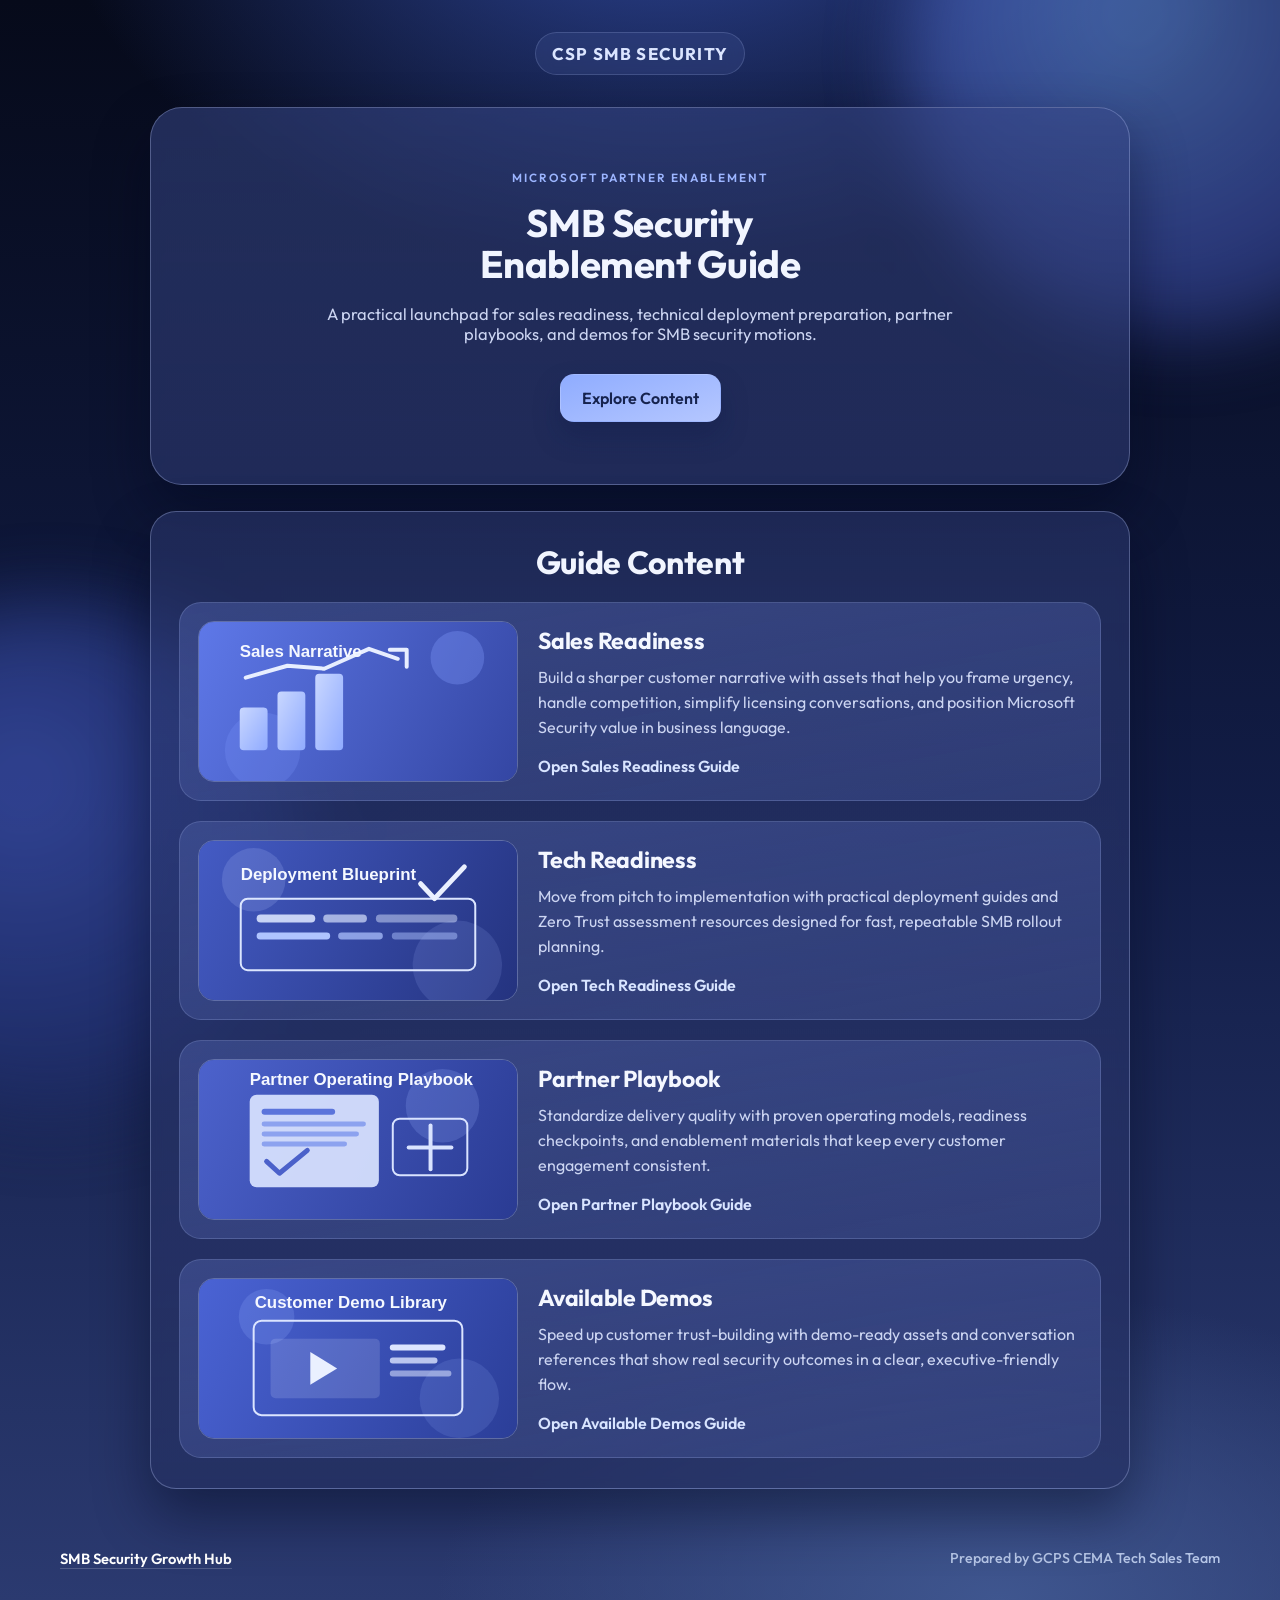
<file: index.html>
<!doctype html>
<html lang="en">
  <head>
    <meta charset="UTF-8" />
    <meta name="viewport" content="width=device-width, initial-scale=1.0" />
    <title>CSP SMB Security Enablement Guide</title>
    <meta
      name="description"
      content="A polished, public-facing portal for SMB Security sales and technical readiness assets."
    />
    <link rel="preconnect" href="https://fonts.googleapis.com" />
    <link rel="preconnect" href="https://fonts.gstatic.com" crossorigin />
    <link
      href="https://fonts.googleapis.com/css2?family=Outfit:wght@300;400;500;600;700&display=swap"
      rel="stylesheet"
    />
    <link rel="stylesheet" href="styles.css" />
  </head>
  <body>
    <div class="bg-orb bg-orb-a"></div>
    <div class="bg-orb bg-orb-b"></div>

    <header class="topbar">
      <div class="brand">CSP SMB Security</div>
    </header>

    <main>
      <section class="hero reveal">
        <p class="eyebrow">Microsoft Partner Enablement</p>
        <h1>SMB Security<br />Enablement Guide</h1>
        <p class="hero-copy">
          A practical launchpad for sales readiness, technical deployment preparation,
          partner playbooks, and demos for SMB security motions.
        </p>
        <div class="hero-actions">
          <a class="btn btn-primary" href="#content">Explore Content</a>
        </div>
      </section>

      <section id="content" class="section reveal">
        <div class="section-head">
          <h2>Guide Content</h2>
        </div>

        <div class="track-grid">
          <article class="track-card">
            <img class="track-image" src="assets/images/sales-readiness.svg" alt="Illustration representing sales strategy and growth planning" />
            <div class="track-content">
              <h3>Sales Readiness</h3>
              <p>
                Build a sharper customer narrative with assets that help you frame urgency,
                handle competition, simplify licensing conversations, and position Microsoft
                Security value in business language.
              </p>
              <a href="guide.html?doc=Sales%20readiness.md">Open Sales Readiness Guide</a>
            </div>
          </article>

          <article class="track-card">
            <img class="track-image" src="assets/images/tech-readiness.svg" alt="Illustration of deployment workflow and technical checklist" />
            <div class="track-content">
              <h3>Tech Readiness</h3>
              <p>
                Move from pitch to implementation with practical deployment guides and Zero Trust
                assessment resources designed for fast, repeatable SMB rollout planning.
              </p>
              <a href="guide.html?doc=Tech%20readiness%20and%20deplyment%20guides.md">Open Tech Readiness Guide</a>
            </div>
          </article>

          <article class="track-card">
            <img class="track-image" src="assets/images/partner-playbook.svg" alt="Illustration of partner playbook and execution framework" />
            <div class="track-content">
              <h3>Partner Playbook</h3>
              <p>
                Standardize delivery quality with proven operating models, readiness checkpoints,
                and enablement materials that keep every customer engagement consistent.
              </p>
              <a href="guide.html?doc=Partner%20Playbook%20and%20Learning%20materials.md">Open Partner Playbook Guide</a>
            </div>
          </article>

          <article class="track-card">
            <img class="track-image" src="assets/images/available-demos.svg" alt="Illustration of demo library and customer presentation playback" />
            <div class="track-content">
              <h3>Available Demos</h3>
              <p>
                Speed up customer trust-building with demo-ready assets and conversation references
                that show real security outcomes in a clear, executive-friendly flow.
              </p>
              <a href="guide.html?doc=Avaliable%20demos.md">Open Available Demos Guide</a>
            </div>
          </article>
        </div>
      </section>

    </main>

    <footer class="footer">
      <div class="footer-flex">
        <div>
          <a class="footer-hub-link" href="https://microsoftpartners.microsoft.com/Microsoft-Security-Partners/Grow-SMB-Security/" target="_blank" rel="noopener noreferrer">
            SMB Security Growth Hub
          </a>
        </div>
        <div class="footer-credit">Prepared by GCPS CEMA Tech Sales Team</div>
      </div>
    </footer>

    <script src="script.js"></script>
  </body>
</html>
</file>
<file: styles.css>
.footer-hub-link {
  color: #fff;
  font-weight: 600;
  text-decoration: none;
  border-bottom: 1px solid rgba(255,255,255,0.18);
  transition: border-color 0.2s;
}
.footer-hub-link:hover {
  border-color: #fff;
}
:root {
  --bg-a: #060a1a;
  --bg-b: #121d47;
  --bg-c: #2b3a70;
  --surface: rgba(53, 67, 125, 0.45);
  --surface-strong: rgba(67, 83, 151, 0.66);
  --surface-soft: rgba(70, 86, 154, 0.4);
  --ink: #f1f5ff;
  --ink-soft: #ccd5f2;
  --line: rgba(196, 210, 255, 0.18);
  --line-strong: rgba(196, 210, 255, 0.3);
  --brand: #9cb5ff;
  --brand-strong: #ffffff;
  --shadow: 0 26px 55px rgba(2, 7, 28, 0.45);
}

* {
  box-sizing: border-box;
}

html,
body {
  margin: 0;
  padding: 0;
}

body {
  background:
    radial-gradient(850px 550px at 52% -8%, #3049a0 0%, rgba(48, 73, 160, 0) 72%),
    radial-gradient(760px 420px at 78% 100%, #3f568f 0%, rgba(63, 86, 143, 0) 74%),
    linear-gradient(180deg, var(--bg-a) 0%, var(--bg-b) 52%, var(--bg-c) 100%);
  color: var(--ink);
  font-family: "Outfit", "Segoe UI", sans-serif;
  min-height: 100vh;
  overflow-x: hidden;
}

.bg-orb {
  position: fixed;
  border-radius: 50%;
  filter: blur(36px);
  opacity: 0.55;
  z-index: -1;
  pointer-events: none;
}

.bg-orb-a {
  width: 560px;
  height: 560px;
  background: radial-gradient(circle at 42% 42%, #6ea3ff, #4458bb 56%, #1a2252 100%);
  top: -220px;
  right: -180px;
}

.bg-orb-b {
  width: 520px;
  height: 520px;
  background: radial-gradient(circle at 45% 35%, #4e66d8, #283983 58%, #11193f 100%);
  bottom: -220px;
  left: -210px;
}

.topbar {
  max-width: 1200px;
  margin: 0 auto;
  padding: 32px 20px 6px;
  display: flex;
  justify-content: center;
  align-items: center;
}

.brand {
  font-size: clamp(0.96rem, 1.5vw, 1.06rem);
  font-weight: 700;
  letter-spacing: 0.07em;
  text-transform: uppercase;
  color: #dbe5ff;
  padding: 10px 16px;
  border: 1px solid var(--line);
  border-radius: 999px;
  background: rgba(77, 95, 166, 0.22);
  backdrop-filter: blur(8px);
}

main {
  max-width: 1200px;
  margin: 0 auto;
  padding: 8px 20px 42px;
}

.hero {
  background: linear-gradient(180deg, rgba(55, 71, 135, 0.55) 0%, rgba(41, 53, 106, 0.68) 100%);
  border: 1px solid var(--line-strong);
  border-radius: 32px;
  padding: 62px 46px;
  box-shadow: var(--shadow);
  margin: 18px auto 0;
  max-width: 980px;
  text-align: center;
  backdrop-filter: blur(6px);
}

.eyebrow {
  margin: 0;
  text-transform: uppercase;
  letter-spacing: 0.16em;
  font-weight: 600;
  color: #9cb5ff;
  font-size: 0.74rem;
}

h1,
h2,
h3 {
  font-family: "Outfit", "Segoe UI", sans-serif;
}

h1 {
  font-size: clamp(1.5rem, 3vw, 2.4rem);
  line-height: 1.08;
  letter-spacing: -0.01em;
  margin: 18px auto 18px;
  max-width: 740px;
  text-align: center;
}

.hero-copy {
  margin: 0;
  max-width: 700px;
  color: var(--ink-soft);
  font-size: 1.03rem;
  margin-left: auto;
  margin-right: auto;
}

.hero-actions {
  display: flex;
  justify-content: center;
  flex-wrap: wrap;
  gap: 14px;
  margin-top: 30px;
}

.btn {
  display: inline-block;
  padding: 13px 21px;
  border-radius: 14px;
  text-decoration: none;
  font-weight: 600;
  border: 1px solid transparent;
  transition: transform 0.2s ease, box-shadow 0.2s ease, border-color 0.2s ease;
}

.btn-primary {
  background: linear-gradient(160deg, #8facff 0%, #b5c7ff 100%);
  color: #16234e;
  box-shadow: 0 14px 26px rgba(15, 27, 73, 0.35);
}

.btn-primary:hover {
  transform: translateY(-2px);
  box-shadow: 0 20px 30px rgba(15, 27, 73, 0.48);
}

.btn-ghost {
  border-color: var(--line-strong);
  color: #e6ecff;
  background: rgba(88, 105, 177, 0.38);
}

.btn-ghost:hover {
  transform: translateY(-2px);
  border-color: rgba(207, 221, 255, 0.65);
}

.section {
  margin: 26px auto 0;
  max-width: 980px;
  background: linear-gradient(180deg, rgba(50, 64, 124, 0.48) 0%, rgba(36, 47, 97, 0.7) 100%);
  border: 1px solid var(--line-strong);
  border-radius: 26px;
  padding: 30px 28px;
  box-shadow: var(--shadow);
  backdrop-filter: blur(6px);
}

.section-head h2 {
  margin: 0;
  font-size: clamp(1.38rem, 2.5vw, 2rem);
  letter-spacing: -0.01em;
}

.section-head {
  text-align: center;
}

.track-grid {
  display: grid;
  gap: 20px;
  margin-top: 20px;
  grid-template-columns: 1fr;
}

.track-card {
  border: 1px solid var(--line);
  border-radius: 22px;
  padding: 18px;
  background: linear-gradient(170deg, var(--surface-strong) 0%, var(--surface-soft) 100%);
  transition: transform 0.25s ease, box-shadow 0.25s ease, border-color 0.25s ease;
  display: grid;
  grid-template-columns: 320px 1fr;
  gap: 20px;
  align-items: stretch;
}

.track-card:hover {
  transform: translateY(-4px);
  box-shadow: 0 16px 34px rgba(9, 14, 42, 0.44);
  border-color: var(--line-strong);
}

.track-image {
  width: 100%;
  height: 100%;
  max-height: 200px;
  object-fit: cover;
  border-radius: 16px;
  border: 1px solid var(--line-strong);
}

.track-content {
  display: flex;
  flex-direction: column;
  justify-content: center;
}

.track-card h3 {
  margin: 0 0 10px;
  font-size: 1.44rem;
  color: #f4f7ff;
  letter-spacing: -0.01em;
}

.track-card p {
  margin: 0 0 16px;
  color: var(--ink-soft);
  font-size: 1rem;
  line-height: 1.58;
  max-width: 62ch;
}

.track-card a {
  color: #d8e4ff;
  text-decoration: none;
  font-weight: 600;
  border-bottom: 1px solid transparent;
  width: fit-content;
}

.track-card a:hover {
  border-color: #d8e4ff;
}

.footer {
  max-width: 1200px;
  margin: 18px auto 34px;
  padding: 0 20px;
  color: #c8d3f3;
  font-size: 0.92rem;
}

.footer-flex {
  display: flex;
  justify-content: space-between;
  align-items: center;
  flex-wrap: wrap;
  gap: 12px;
}

.footer-credit {
  color: #b6c6e7;
  font-size: 0.97em;
  font-weight: 500;
  text-align: right;
}

.reveal {
  opacity: 0;
  transform: translateY(14px);
  transition: opacity 0.55s ease, transform 0.55s ease;
}

.reveal.is-visible {
  opacity: 1;
  transform: translateY(0);
}

.viewer-wrap {
  max-width: 960px;
  margin: 0 auto;
  padding: 28px 20px 52px;
}

.viewer-header {
  margin-bottom: 16px;
  text-align: center;
}

.viewer-header a {
  color: #cfe0ff;
  text-decoration: none;
  font-weight: 600;
}

.viewer-card {
  background: linear-gradient(180deg, rgba(49, 64, 121, 0.56) 0%, rgba(37, 48, 99, 0.78) 100%);
  border: 1px solid var(--line-strong);
  border-radius: 20px;
  padding: 26px;
  box-shadow: var(--shadow);
  color: #f0f4ff;
  backdrop-filter: blur(6px);
}

.viewer-card h1 {
  margin-top: 0.5em;
  font-size: 2.1rem;
  text-align: center;
}
.viewer-card h2 {
  margin-top: 1.2em;
  font-size: 1.4rem;
  text-align: center;
}
.viewer-card h3 {
  margin-top: 1.1em;
  font-size: 1.1rem;
  text-align: center;
}

.viewer-card table {
  width: 100%;
  border-collapse: collapse;
  margin: 14px 0;
  display: block;
  overflow-x: auto;
}

.viewer-card th,
.viewer-card td {
  border: 1px solid var(--line-strong);
  text-align: left;
  padding: 8px 10px;
}

.viewer-card th {
  background: rgba(115, 134, 201, 0.34);
}

.viewer-card a {
  color: #d0dcff;
}

.viewer-card a:hover {
  color: #ffffff;
}

@media (max-width: 680px) {
  .topbar {
    justify-content: center;
    padding-top: 22px;
  }

  .hero {
    padding: 42px 22px;
    border-radius: 24px;
  }

  .section {
    padding: 22px;
    border-radius: 20px;
  }

  .track-grid {
    grid-template-columns: 1fr;
  }

  .track-card {
    grid-template-columns: 1fr;
    padding: 14px;
    gap: 14px;
  }

  .track-image {
    max-height: 180px;
  }

  .track-card h3 {
    font-size: 1.25rem;
  }
}
</file>
